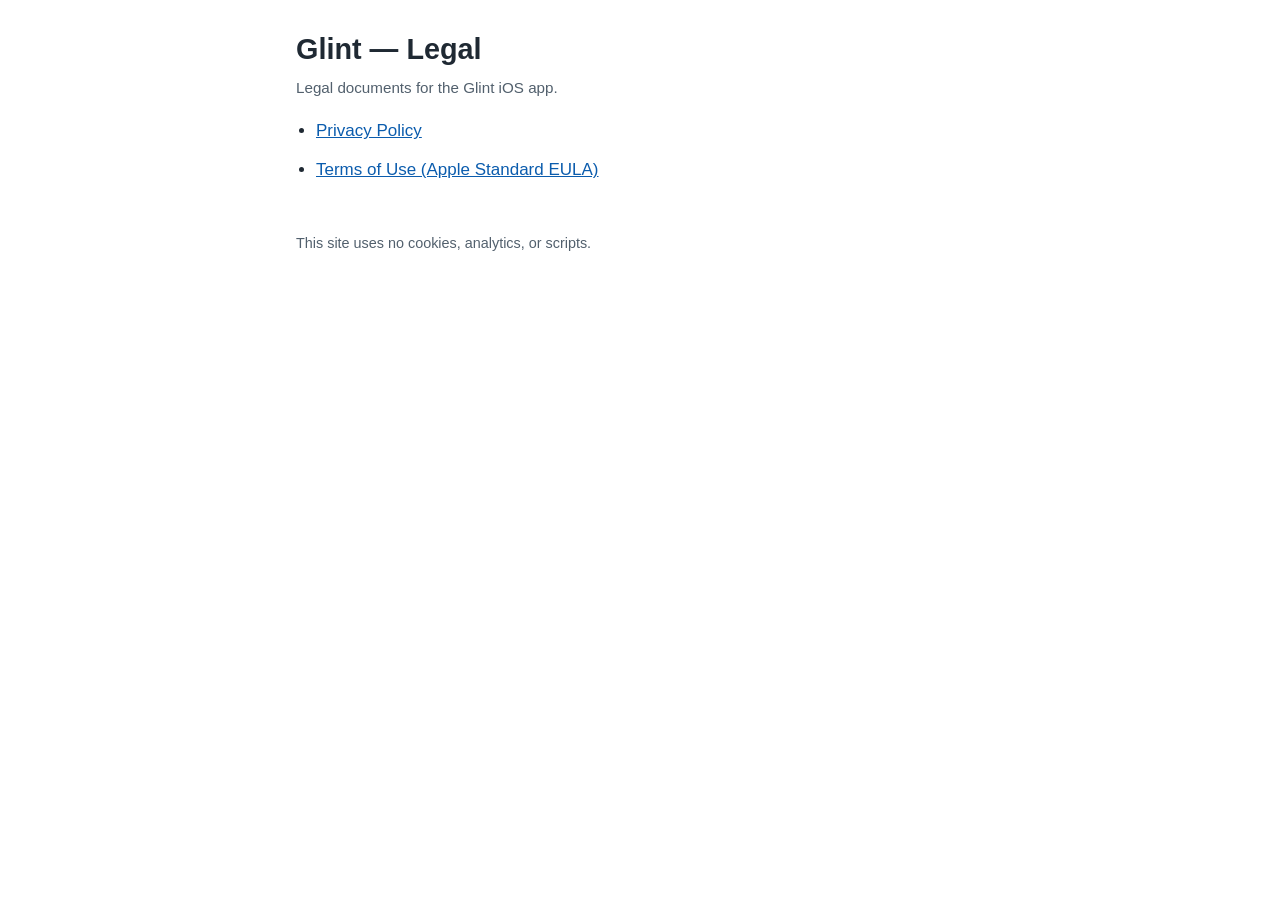
<file: index.html>
<!doctype html>
<html lang="en">
<head>
  <meta charset="utf-8">
  <meta name="viewport" content="width=device-width, initial-scale=1">
  <title>Glint — Legal</title>
  <link rel="stylesheet" href="styles.css">
</head>
<body>
  <main>
    <h1>Glint — Legal</h1>
    <p class="meta">Legal documents for the Glint iOS app.</p>
    <ul>
      <li><a href="privacy/">Privacy Policy</a></li>
      <li><a href="https://www.apple.com/legal/internet-services/itunes/dev/stdeula/">Terms of Use (Apple Standard EULA)</a></li>
    </ul>
    <footer>This site uses no cookies, analytics, or scripts.</footer>
  </main>
</body>
</html>
</file>
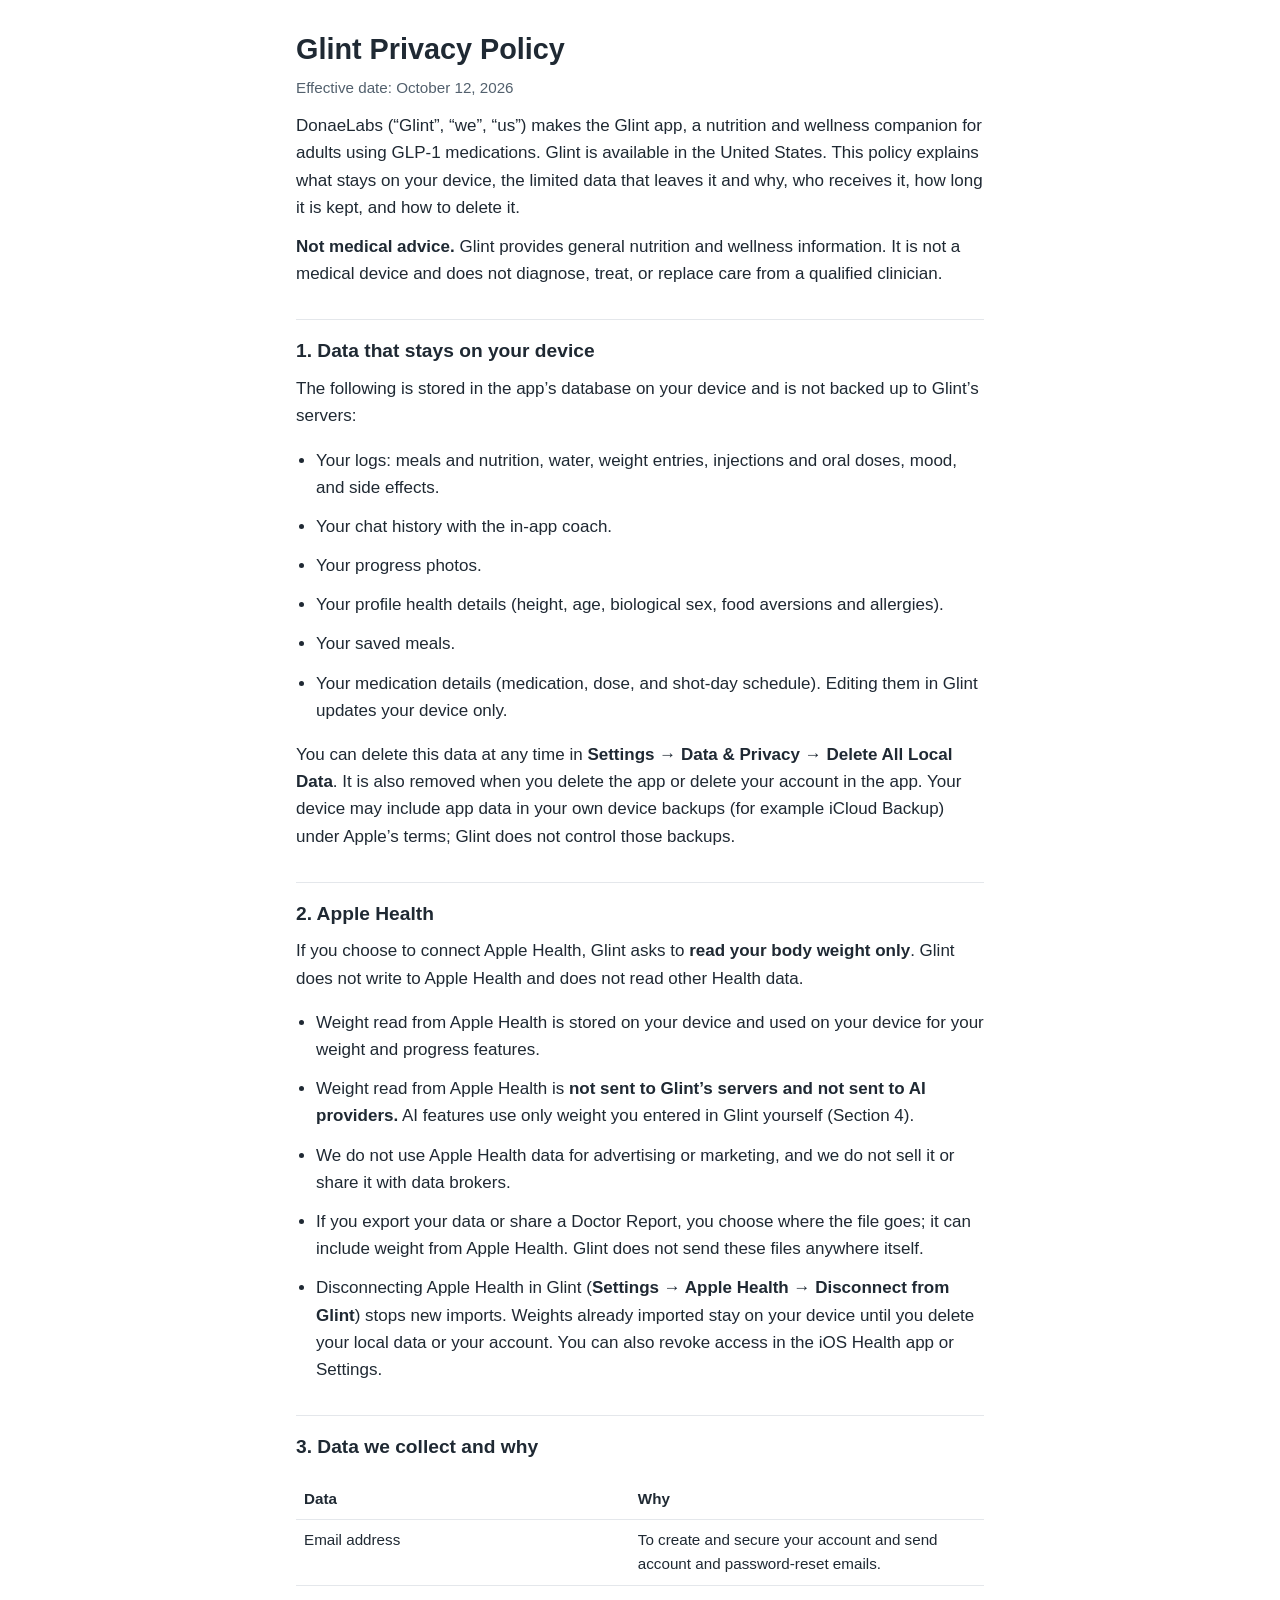
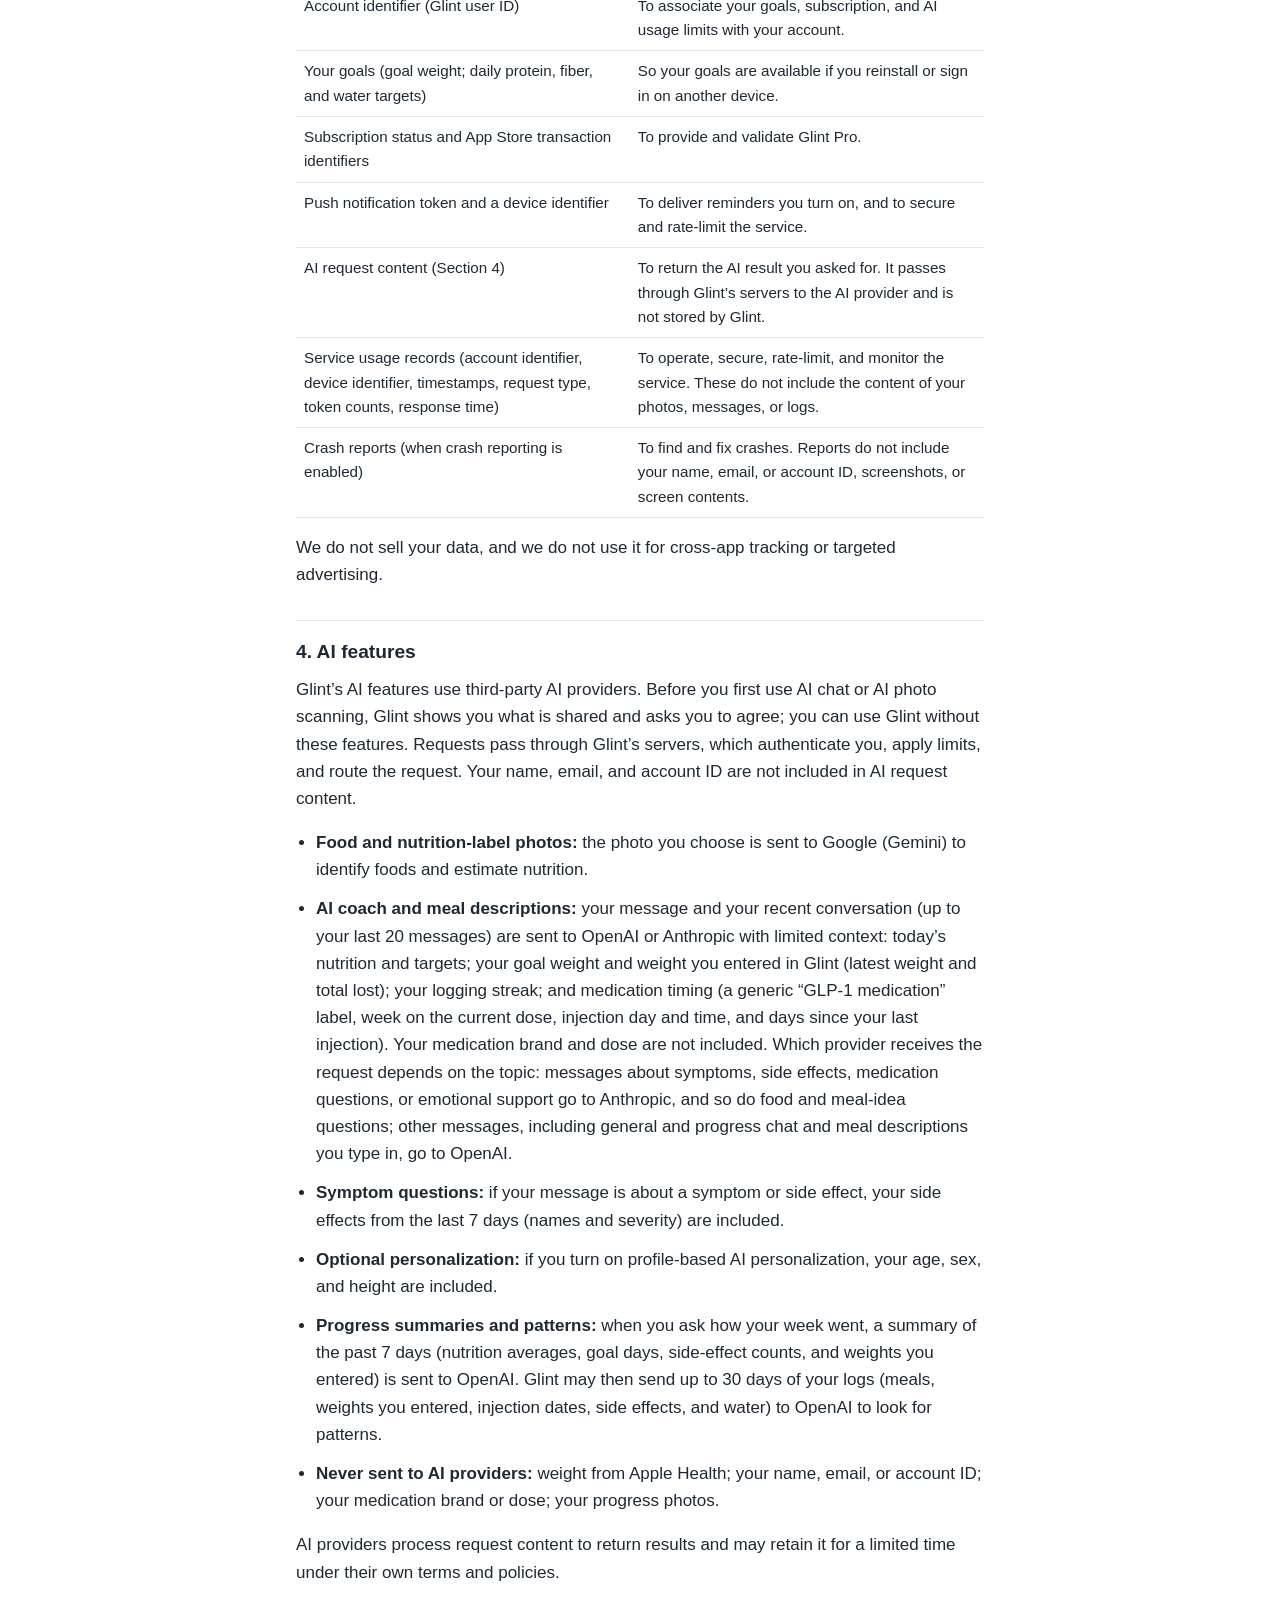
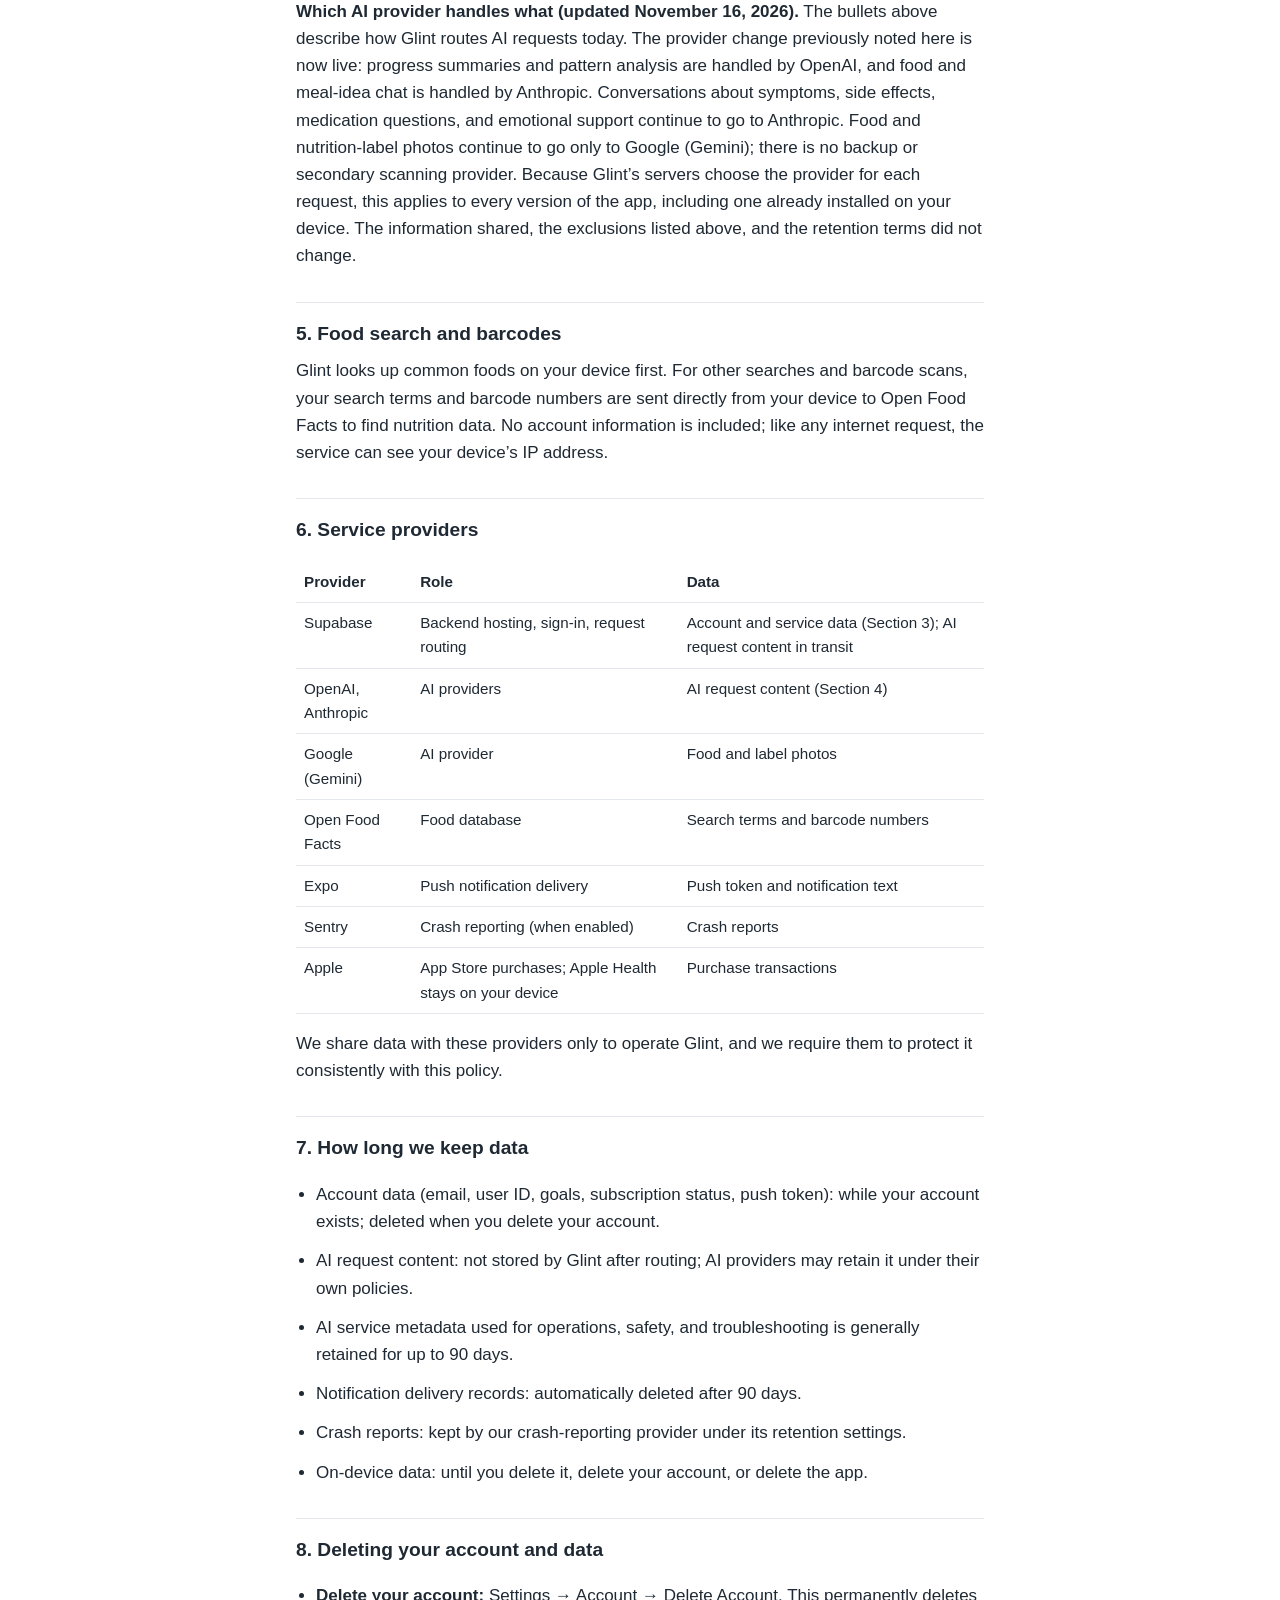
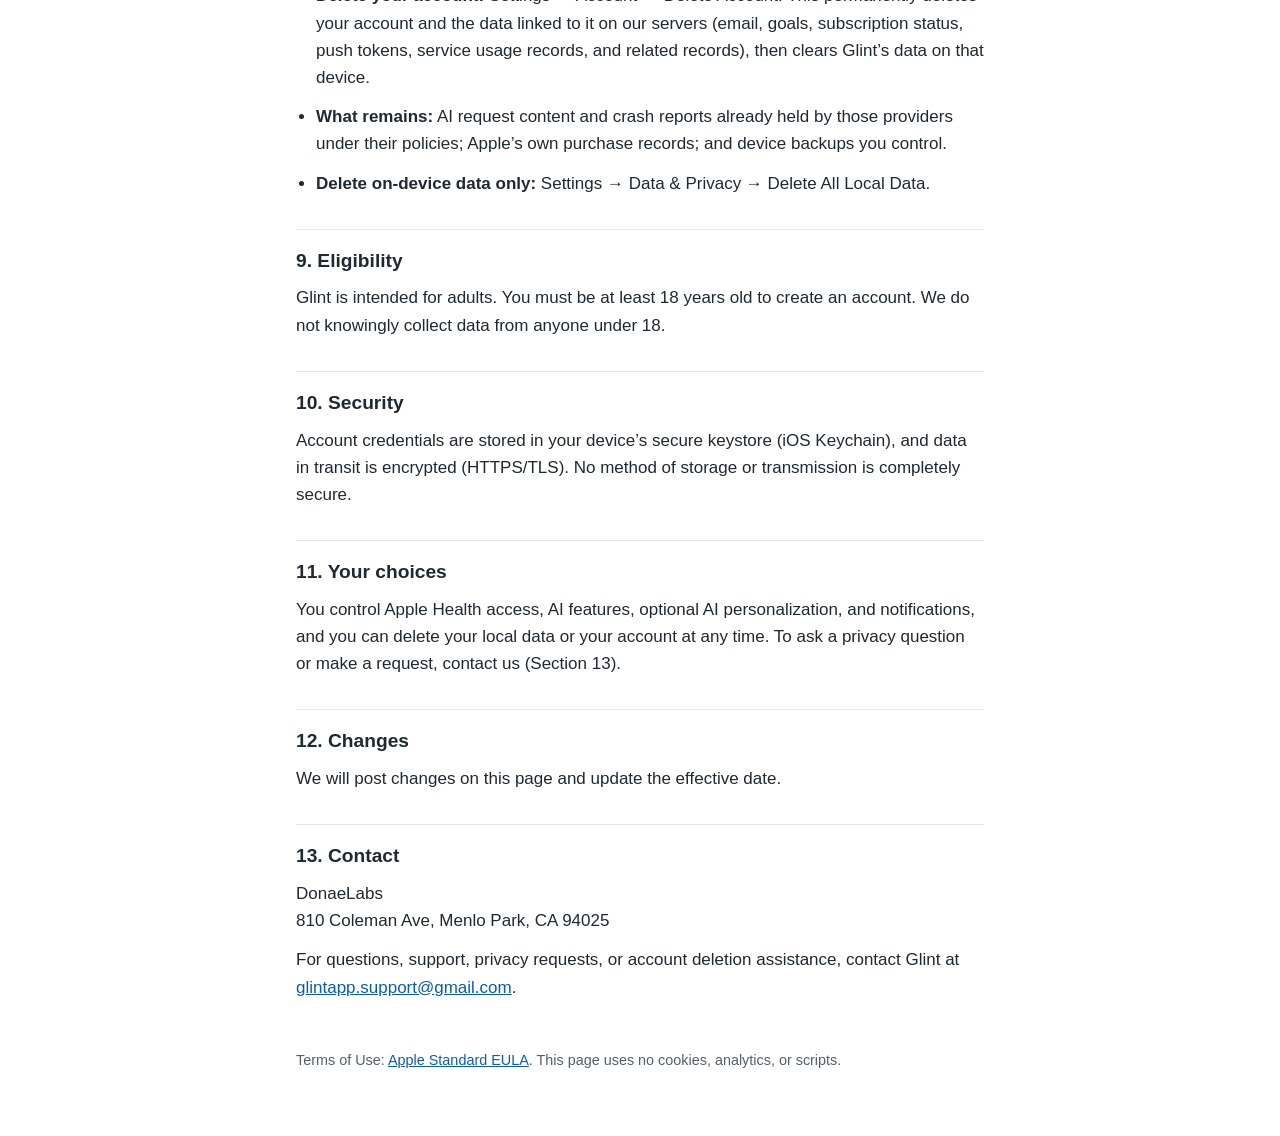
<file: privacy/index.html>
<!doctype html>
<html lang="en">
<head>
  <meta charset="utf-8">
  <meta name="viewport" content="width=device-width, initial-scale=1">
  <title>Glint Privacy Policy</title>
  <link rel="stylesheet" href="../styles.css">
</head>
<body>
  <main>
    <h1>Glint Privacy Policy</h1>
    <p class="meta">Effective date: October 12, 2026</p>
    <p>DonaeLabs (“Glint”, “we”, “us”) makes the Glint app, a nutrition and wellness companion for adults using GLP-1 medications. Glint is available in the United States. This policy explains what stays on your device, the limited data that leaves it and why, who receives it, how long it is kept, and how to delete it.</p>
    <p><strong>Not medical advice.</strong> Glint provides general nutrition and wellness information. It is not a medical device and does not diagnose, treat, or replace care from a qualified clinician.</p>

    <h2>1. Data that stays on your device</h2>
    <p>The following is stored in the app’s database on your device and is not backed up to Glint’s servers:</p>
    <ul>
      <li>Your logs: meals and nutrition, water, weight entries, injections and oral doses, mood, and side effects.</li>
      <li>Your chat history with the in-app coach.</li>
      <li>Your progress photos.</li>
      <li>Your profile health details (height, age, biological sex, food aversions and allergies).</li>
      <li>Your saved meals.</li>
      <li>Your medication details (medication, dose, and shot-day schedule). Editing them in Glint updates your device only.</li>
    </ul>
    <p>You can delete this data at any time in <strong>Settings → Data &amp; Privacy → Delete All Local Data</strong>. It is also removed when you delete the app or delete your account in the app. Your device may include app data in your own device backups (for example iCloud Backup) under Apple’s terms; Glint does not control those backups.</p>

    <h2>2. Apple Health</h2>
    <p>If you choose to connect Apple Health, Glint asks to <strong>read your body weight only</strong>. Glint does not write to Apple Health and does not read other Health data.</p>
    <ul>
      <li>Weight read from Apple Health is stored on your device and used on your device for your weight and progress features.</li>
      <li>Weight read from Apple Health is <strong>not sent to Glint’s servers and not sent to AI providers.</strong> AI features use only weight you entered in Glint yourself (Section 4).</li>
      <li>We do not use Apple Health data for advertising or marketing, and we do not sell it or share it with data brokers.</li>
      <li>If you export your data or share a Doctor Report, you choose where the file goes; it can include weight from Apple Health. Glint does not send these files anywhere itself.</li>
      <li>Disconnecting Apple Health in Glint (<strong>Settings → Apple Health → Disconnect from Glint</strong>) stops new imports. Weights already imported stay on your device until you delete your local data or your account. You can also revoke access in the iOS Health app or Settings.</li>
    </ul>

    <h2>3. Data we collect and why</h2>
    <div class="table-wrap"><table>
      <tr><th>Data</th><th>Why</th></tr>
      <tr><td>Email address</td><td>To create and secure your account and send account and password-reset emails.</td></tr>
      <tr><td>Account identifier (Glint user ID)</td><td>To associate your goals, subscription, and AI usage limits with your account.</td></tr>
      <tr><td>Your goals (goal weight; daily protein, fiber, and water targets)</td><td>So your goals are available if you reinstall or sign in on another device.</td></tr>
      <tr><td>Subscription status and App Store transaction identifiers</td><td>To provide and validate Glint Pro.</td></tr>
      <tr><td>Push notification token and a device identifier</td><td>To deliver reminders you turn on, and to secure and rate-limit the service.</td></tr>
      <tr><td>AI request content (Section 4)</td><td>To return the AI result you asked for. It passes through Glint’s servers to the AI provider and is not stored by Glint.</td></tr>
      <tr><td>Service usage records (account identifier, device identifier, timestamps, request type, token counts, response time)</td><td>To operate, secure, rate-limit, and monitor the service. These do not include the content of your photos, messages, or logs.</td></tr>
      <tr><td>Crash reports (when crash reporting is enabled)</td><td>To find and fix crashes. Reports do not include your name, email, or account ID, screenshots, or screen contents.</td></tr>
    </table></div>
    <p>We do not sell your data, and we do not use it for cross-app tracking or targeted advertising.</p>

    <h2>4. AI features</h2>
    <p>Glint’s AI features use third-party AI providers. Before you first use AI chat or AI photo scanning, Glint shows you what is shared and asks you to agree; you can use Glint without these features. Requests pass through Glint’s servers, which authenticate you, apply limits, and route the request. Your name, email, and account ID are not included in AI request content.</p>
    <ul>
      <li><strong>Food and nutrition-label photos:</strong> the photo you choose is sent to Google (Gemini) to identify foods and estimate nutrition.</li>
      <li><strong>AI coach and meal descriptions:</strong> your message and your recent conversation (up to your last 20 messages) are sent to OpenAI or Anthropic with limited context: today’s nutrition and targets; your goal weight and weight you entered in Glint (latest weight and total lost); your logging streak; and medication timing (a generic “GLP-1 medication” label, week on the current dose, injection day and time, and days since your last injection). Your medication brand and dose are not included. Which provider receives the request depends on the topic: messages about symptoms, side effects, medication questions, or emotional support go to Anthropic, and so do food and meal-idea questions; other messages, including general and progress chat and meal descriptions you type in, go to OpenAI.</li>
      <li><strong>Symptom questions:</strong> if your message is about a symptom or side effect, your side effects from the last 7 days (names and severity) are included.</li>
      <li><strong>Optional personalization:</strong> if you turn on profile-based AI personalization, your age, sex, and height are included.</li>
      <li><strong>Progress summaries and patterns:</strong> when you ask how your week went, a summary of the past 7 days (nutrition averages, goal days, side-effect counts, and weights you entered) is sent to OpenAI. Glint may then send up to 30 days of your logs (meals, weights you entered, injection dates, side effects, and water) to OpenAI to look for patterns.</li>
      <li><strong>Never sent to AI providers:</strong> weight from Apple Health; your name, email, or account ID; your medication brand or dose; your progress photos.</li>
    </ul>
    <p>AI providers process request content to return results and may retain it for a limited time under their own terms and policies.</p>
    <p><strong>Which AI provider handles what (updated November 16, 2026).</strong> The bullets above describe how Glint routes AI requests today. The provider change previously noted here is now live: progress summaries and pattern analysis are handled by OpenAI, and food and meal-idea chat is handled by Anthropic. Conversations about symptoms, side effects, medication questions, and emotional support continue to go to Anthropic. Food and nutrition-label photos continue to go only to Google (Gemini); there is no backup or secondary scanning provider. Because Glint’s servers choose the provider for each request, this applies to every version of the app, including one already installed on your device. The information shared, the exclusions listed above, and the retention terms did not change.</p>

    <h2>5. Food search and barcodes</h2>
    <p>Glint looks up common foods on your device first. For other searches and barcode scans, your search terms and barcode numbers are sent directly from your device to Open Food Facts to find nutrition data. No account information is included; like any internet request, the service can see your device’s IP address.</p>

    <h2>6. Service providers</h2>
    <div class="table-wrap"><table>
      <tr><th>Provider</th><th>Role</th><th>Data</th></tr>
      <tr><td>Supabase</td><td>Backend hosting, sign-in, request routing</td><td>Account and service data (Section 3); AI request content in transit</td></tr>
      <tr><td>OpenAI, Anthropic</td><td>AI providers</td><td>AI request content (Section 4)</td></tr>
      <tr><td>Google (Gemini)</td><td>AI provider</td><td>Food and label photos</td></tr>
      <tr><td>Open Food Facts</td><td>Food database</td><td>Search terms and barcode numbers</td></tr>
      <tr><td>Expo</td><td>Push notification delivery</td><td>Push token and notification text</td></tr>
      <tr><td>Sentry</td><td>Crash reporting (when enabled)</td><td>Crash reports</td></tr>
      <tr><td>Apple</td><td>App Store purchases; Apple Health stays on your device</td><td>Purchase transactions</td></tr>
    </table></div>
    <p>We share data with these providers only to operate Glint, and we require them to protect it consistently with this policy.</p>

    <h2>7. How long we keep data</h2>
    <ul>
      <li>Account data (email, user ID, goals, subscription status, push token): while your account exists; deleted when you delete your account.</li>
      <li>AI request content: not stored by Glint after routing; AI providers may retain it under their own policies.</li>
      <li>AI service metadata used for operations, safety, and troubleshooting is generally retained for up to 90 days.</li>
      <li>Notification delivery records: automatically deleted after 90 days.</li>
      <li>Crash reports: kept by our crash-reporting provider under its retention settings.</li>
      <li>On-device data: until you delete it, delete your account, or delete the app.</li>
    </ul>

    <h2>8. Deleting your account and data</h2>
    <ul>
      <li><strong>Delete your account:</strong> Settings → Account → Delete Account. This permanently deletes your account and the data linked to it on our servers (email, goals, subscription status, push tokens, service usage records, and related records), then clears Glint’s data on that device.</li>
      <li><strong>What remains:</strong> AI request content and crash reports already held by those providers under their policies; Apple’s own purchase records; and device backups you control.</li>
      <li><strong>Delete on-device data only:</strong> Settings → Data &amp; Privacy → Delete All Local Data.</li>
    </ul>

    <h2>9. Eligibility</h2>
    <p>Glint is intended for adults. You must be at least 18 years old to create an account. We do not knowingly collect data from anyone under 18.</p>

    <h2>10. Security</h2>
    <p>Account credentials are stored in your device’s secure keystore (iOS Keychain), and data in transit is encrypted (HTTPS/TLS). No method of storage or transmission is completely secure.</p>

    <h2>11. Your choices</h2>
    <p>You control Apple Health access, AI features, optional AI personalization, and notifications, and you can delete your local data or your account at any time. To ask a privacy question or make a request, contact us (Section 13).</p>

    <h2>12. Changes</h2>
    <p>We will post changes on this page and update the effective date.</p>

    <h2>13. Contact</h2>
    <p>DonaeLabs<br>810 Coleman Ave, Menlo Park, CA 94025</p>
    <p>For questions, support, privacy requests, or account deletion assistance, contact Glint at <a href="mailto:glintapp.support@gmail.com">glintapp.support@gmail.com</a>.</p>

    <footer>Terms of Use: <a href="https://www.apple.com/legal/internet-services/itunes/dev/stdeula/">Apple Standard EULA</a>. This page uses no cookies, analytics, or scripts.</footer>
  </main>
</body>
</html>
</file>
<file: styles.css>
:root {
  --text: #1f2933;
  --muted: #52606d;
  --link: #0b5cad;
  --bg: #ffffff;
  --rule: #e4e7eb;
}
@media (prefers-color-scheme: dark) {
  :root {
    --text: #e4e7eb;
    --muted: #9aa5b1;
    --link: #7cb7ff;
    --bg: #12161b;
    --rule: #2b333c;
  }
}
* { box-sizing: border-box; }
body {
  margin: 0;
  background: var(--bg);
  color: var(--text);
  font: 17px/1.6 -apple-system, BlinkMacSystemFont, "Segoe UI", Roboto, Helvetica, Arial, sans-serif;
}
main { max-width: 720px; margin: 0 auto; padding: 32px 16px 64px; }
h1 { font-size: 1.8rem; line-height: 1.25; margin: 0 0 8px; }
h2 { font-size: 1.2rem; margin: 32px 0 8px; padding-top: 16px; border-top: 1px solid var(--rule); }
p, li { margin: 0 0 12px; }
ul { padding-left: 20px; }
a { color: var(--link); }
.meta { color: var(--muted); font-size: 0.95rem; }
table { width: 100%; border-collapse: collapse; margin: 8px 0 16px; font-size: 0.95rem; }
th, td { text-align: left; vertical-align: top; padding: 8px; border-bottom: 1px solid var(--rule); }
.table-wrap { overflow-x: auto; }
footer { margin-top: 48px; color: var(--muted); font-size: 0.9rem; }
</file>
